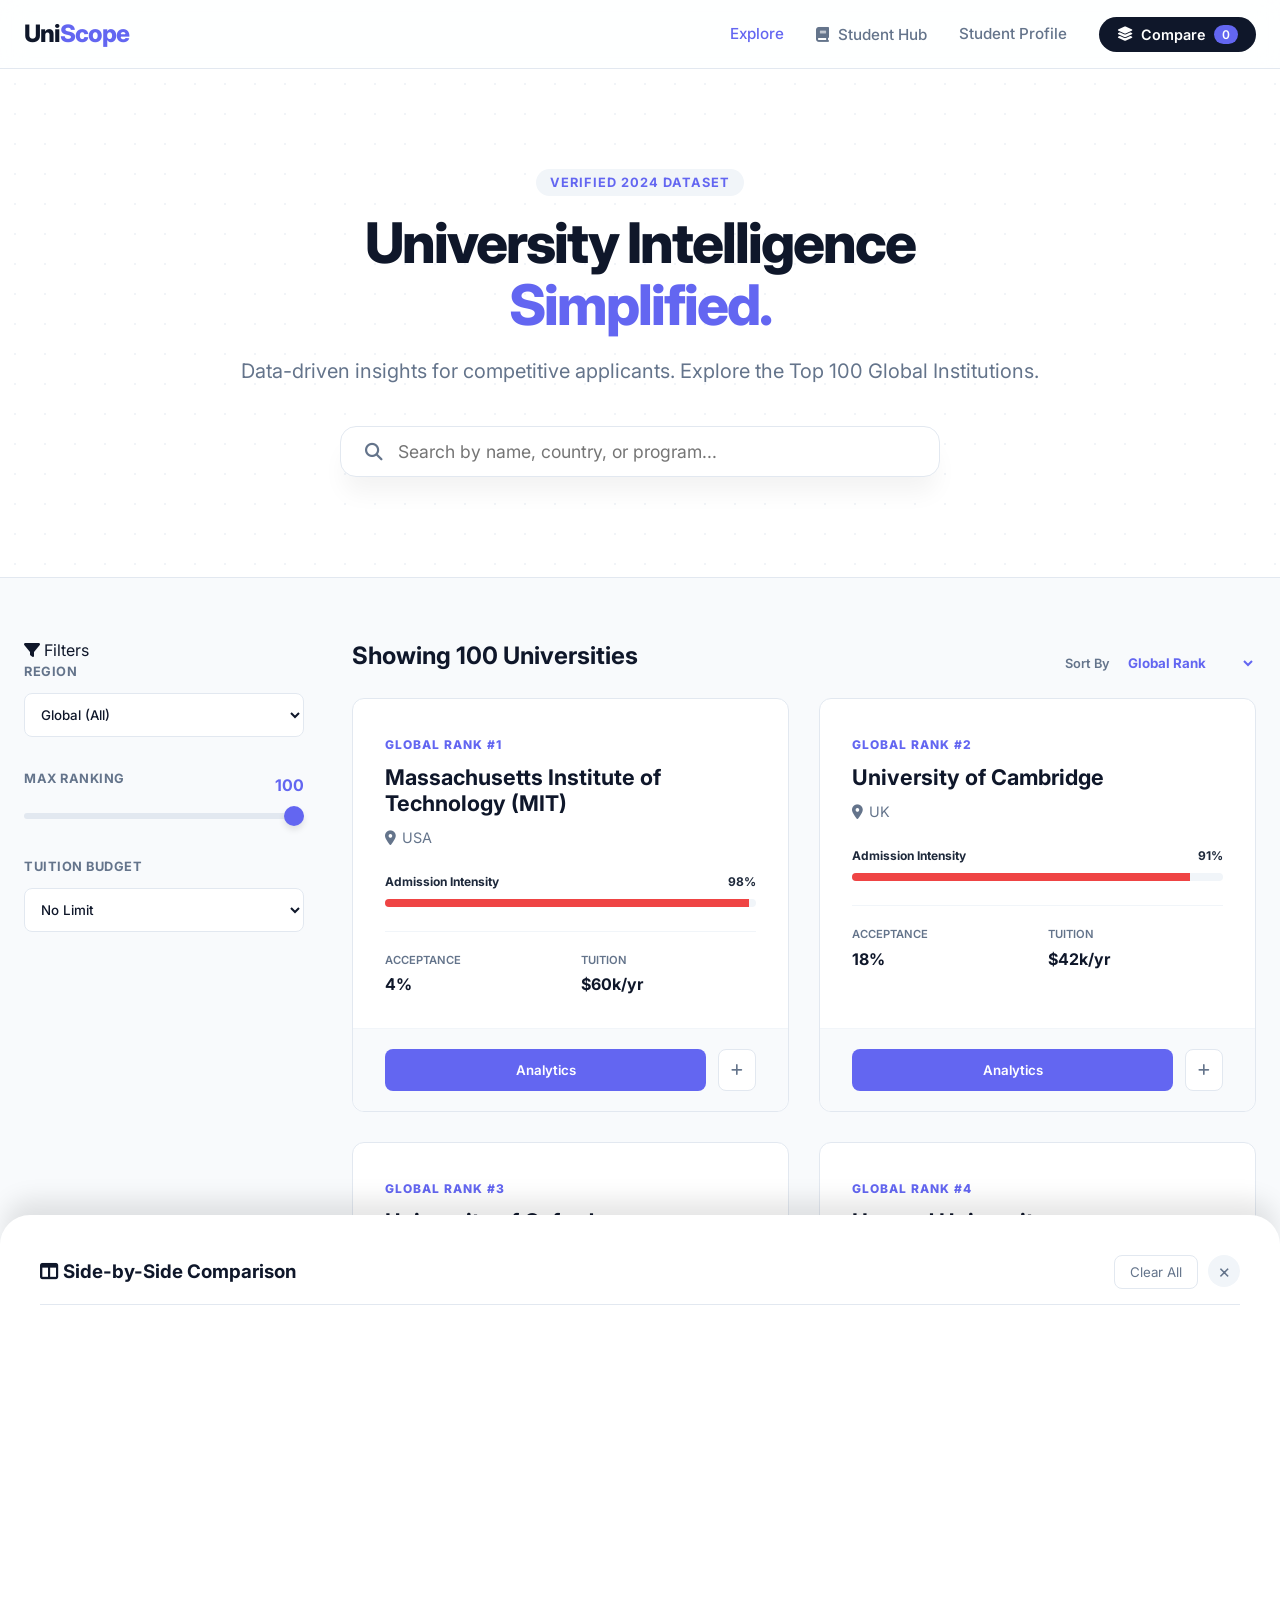
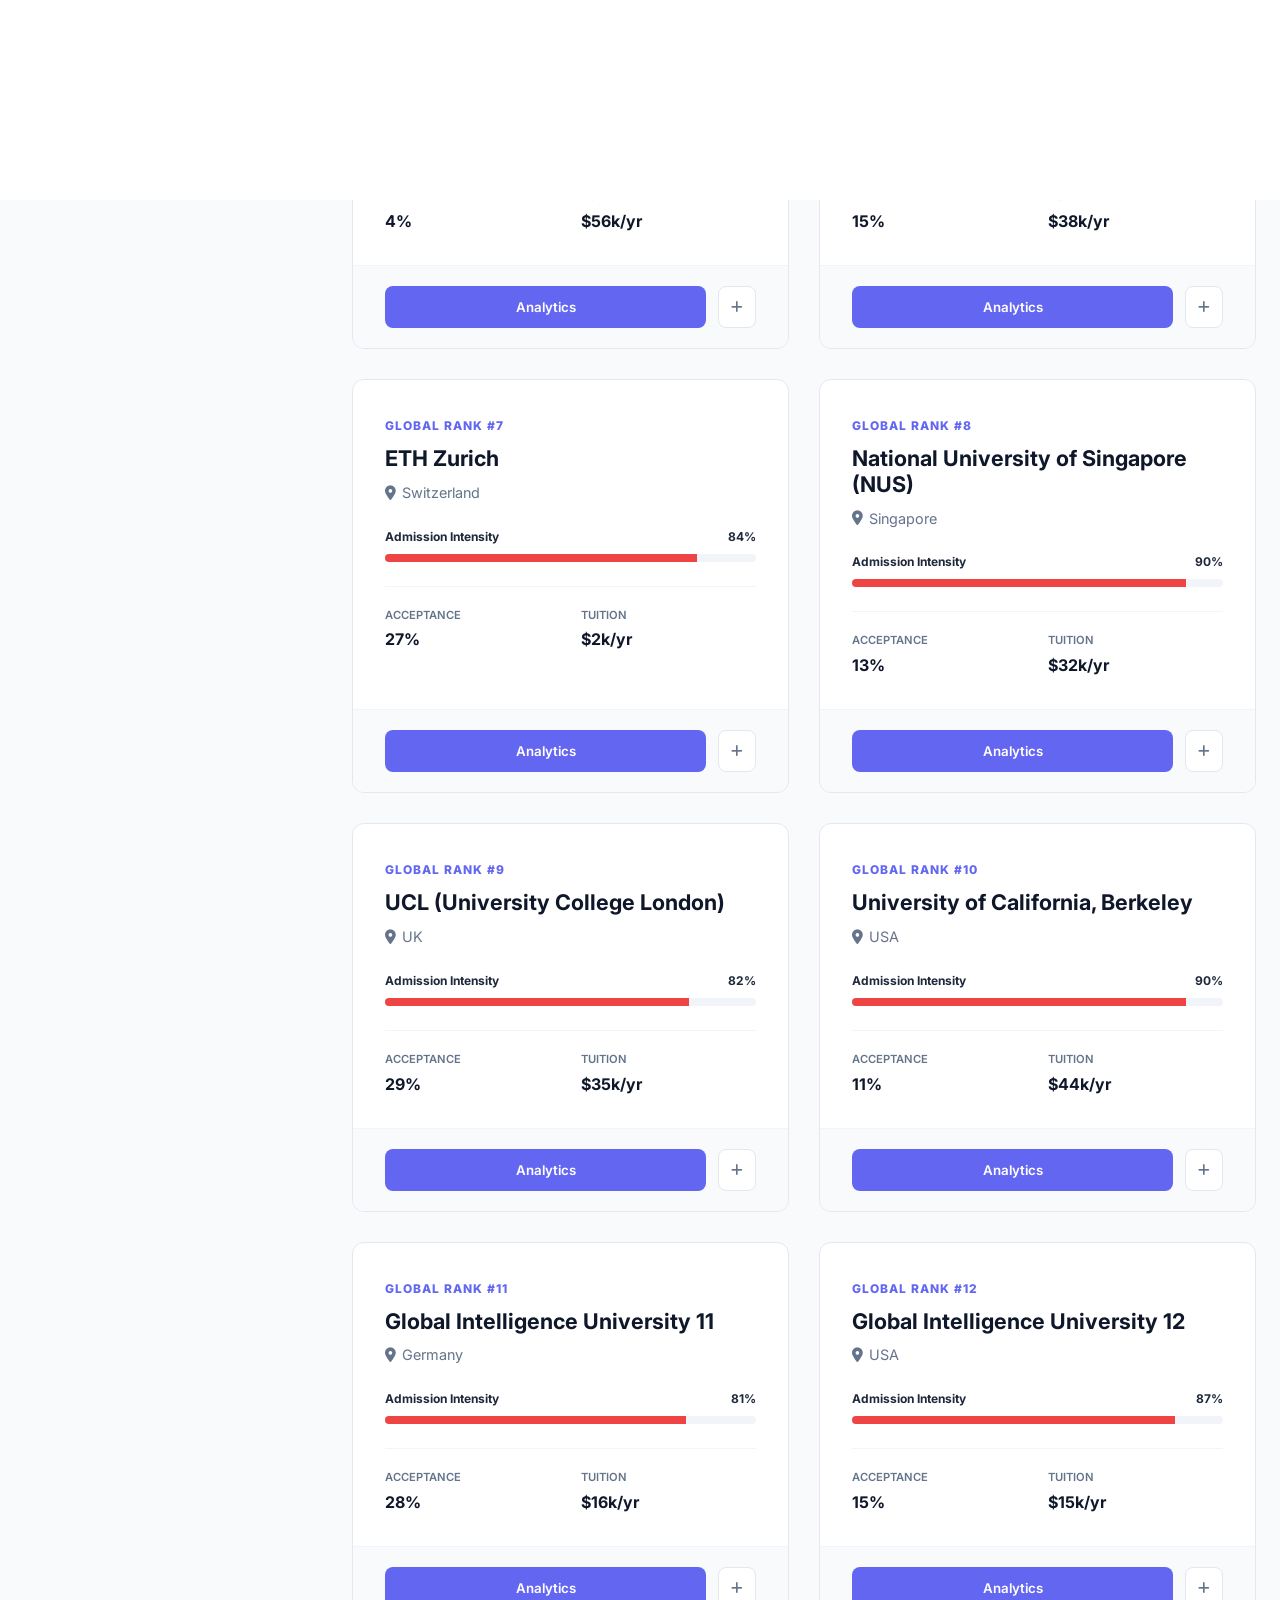
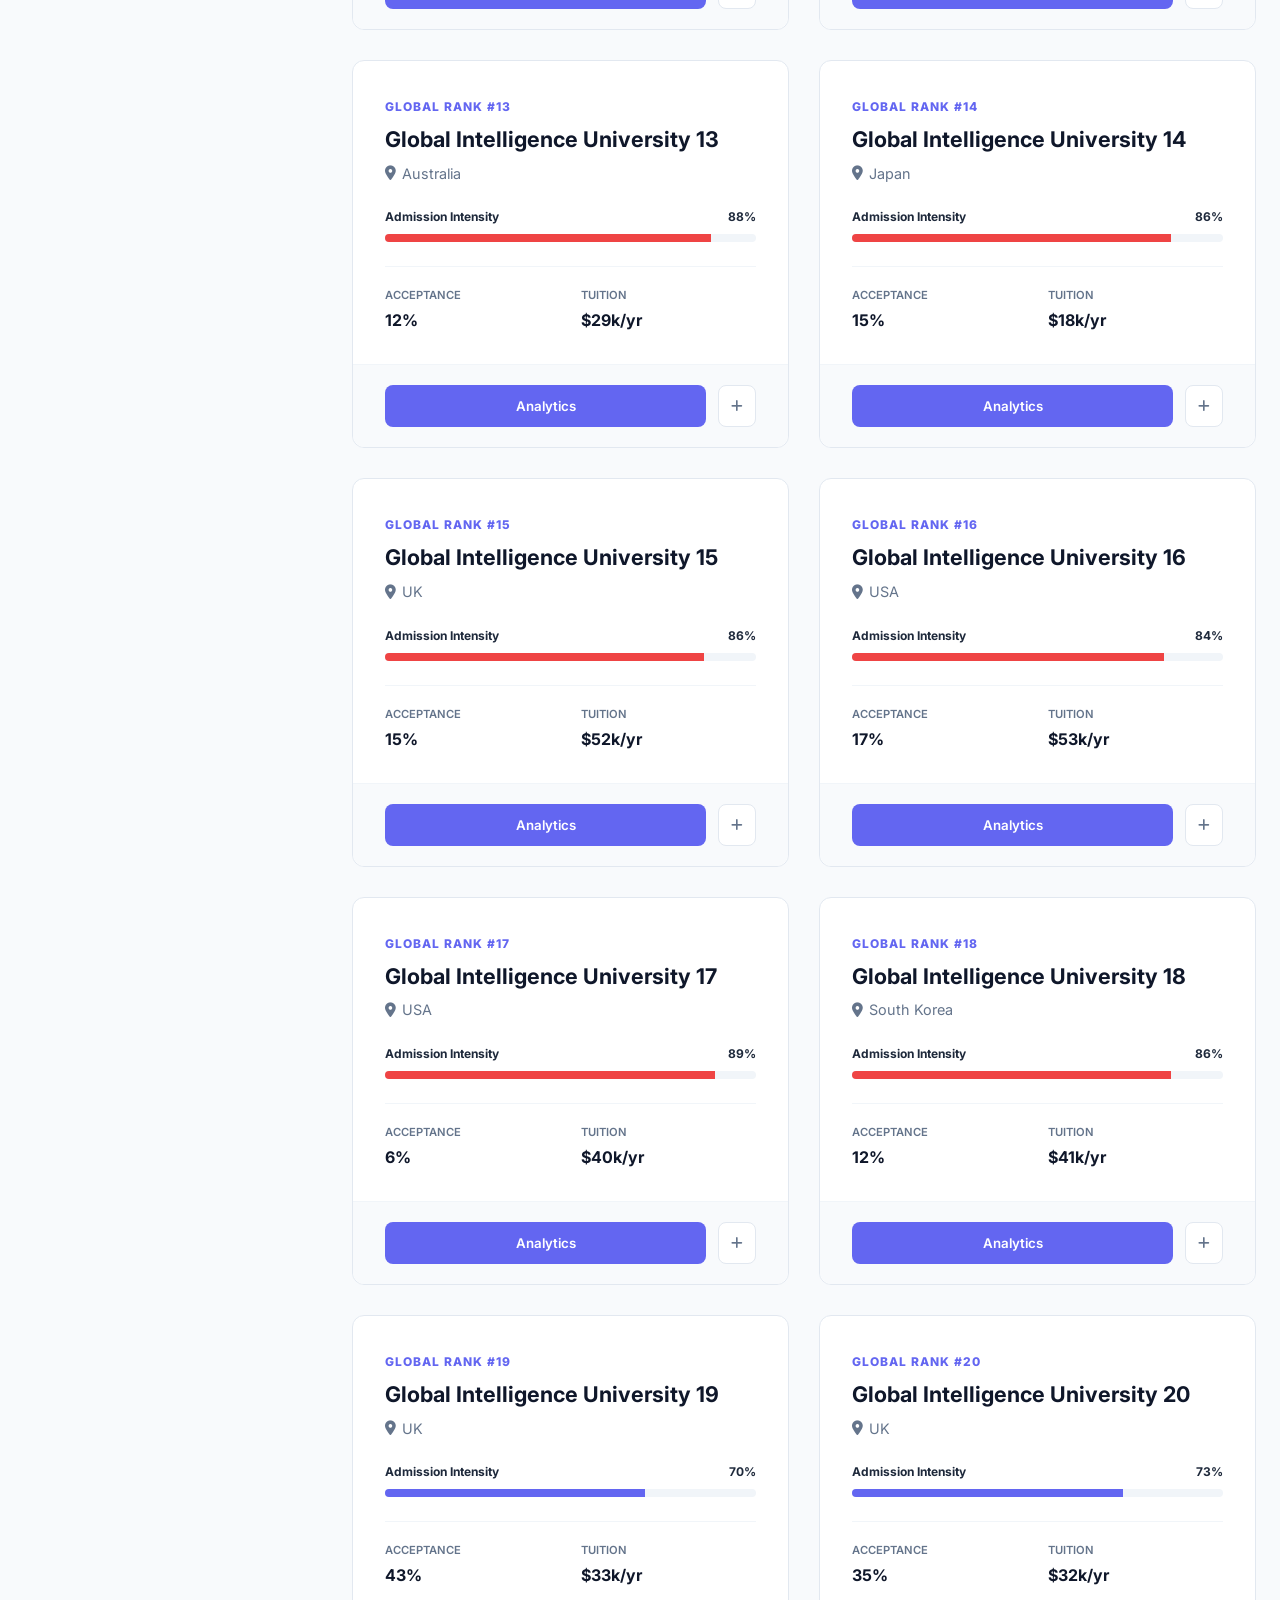
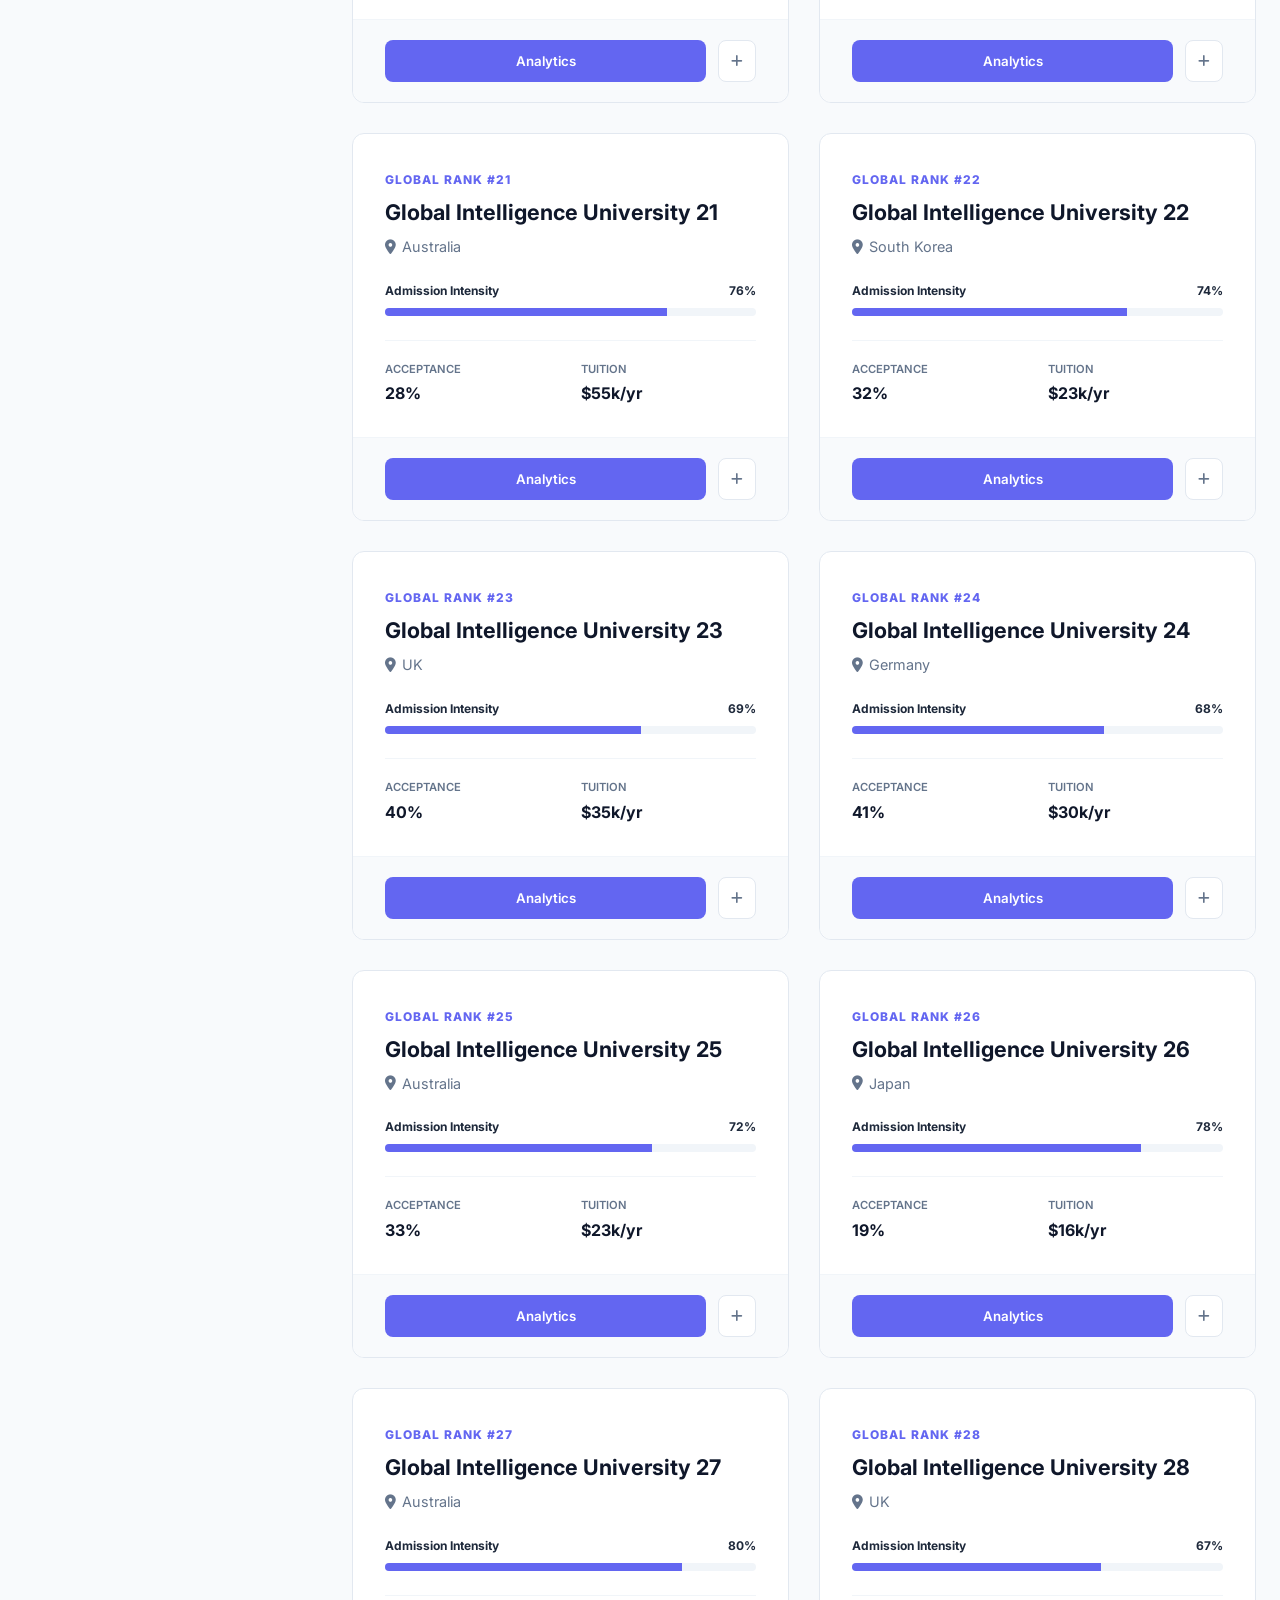
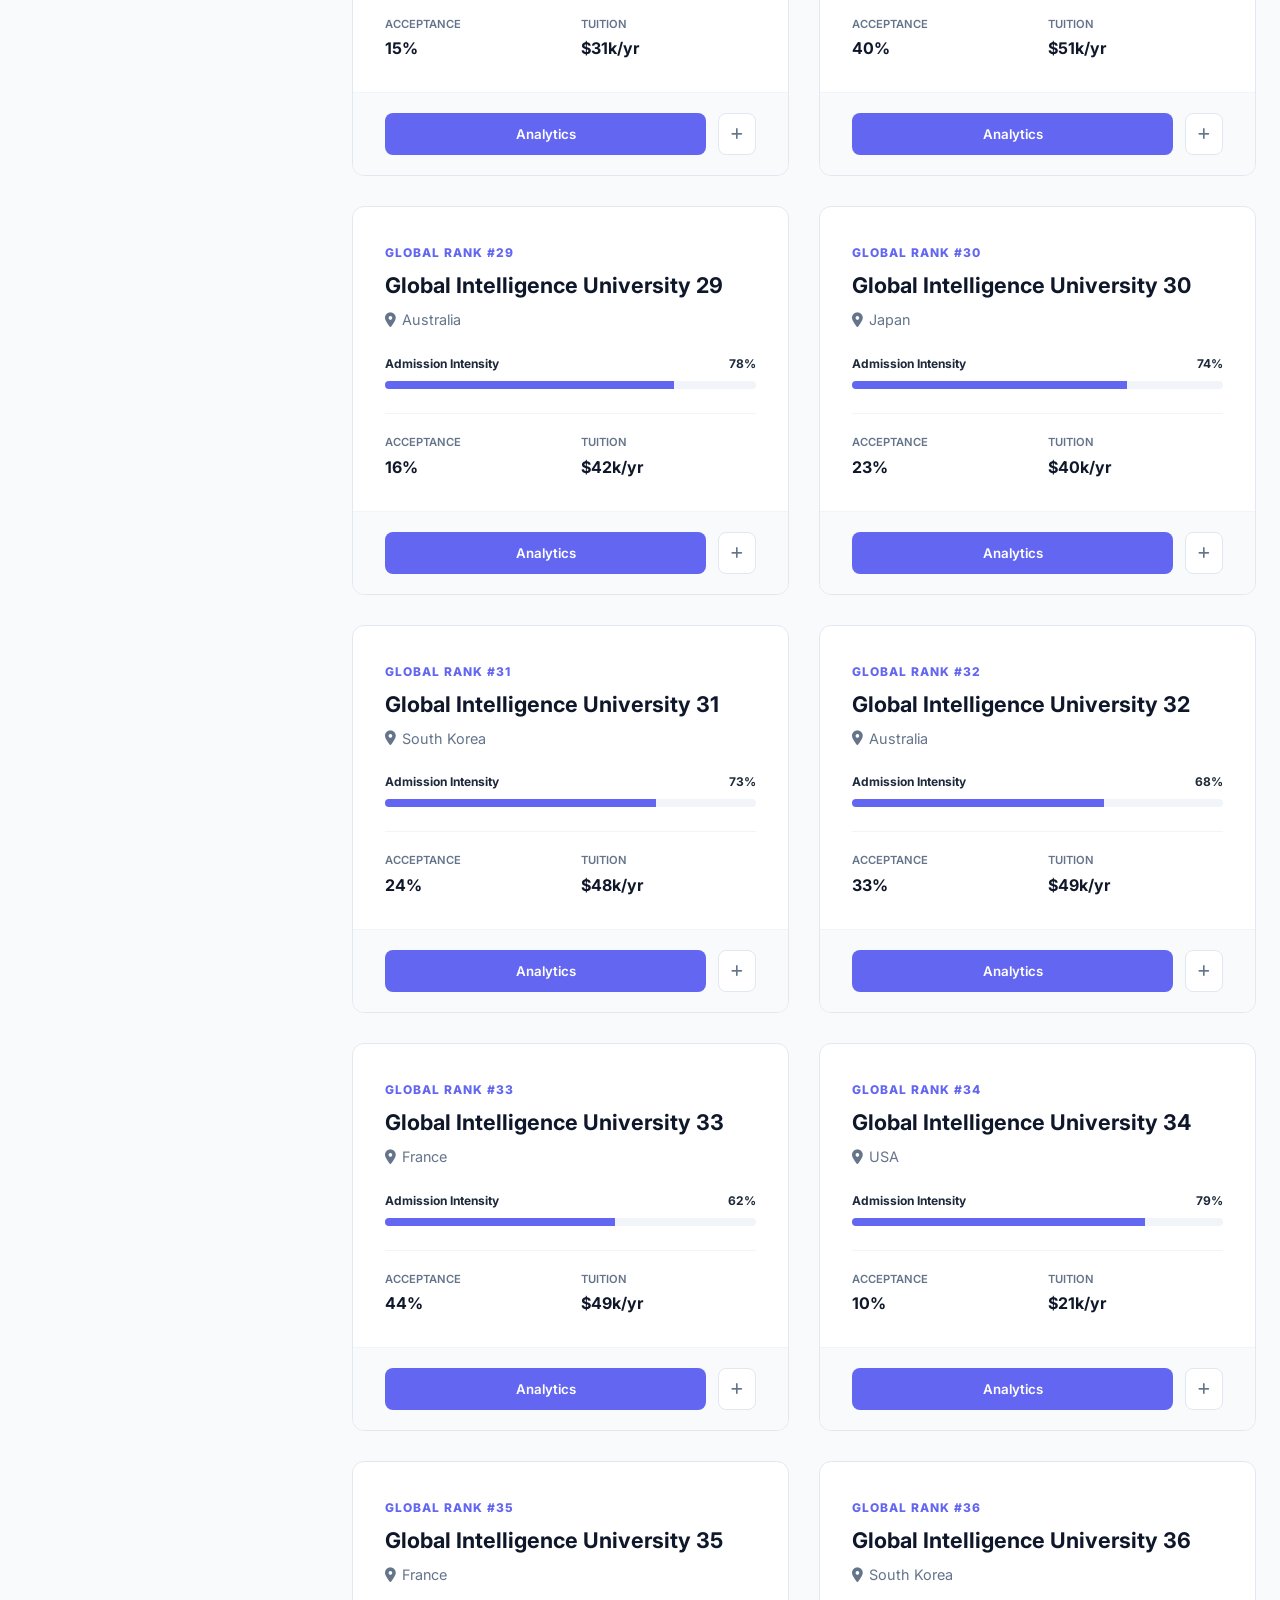
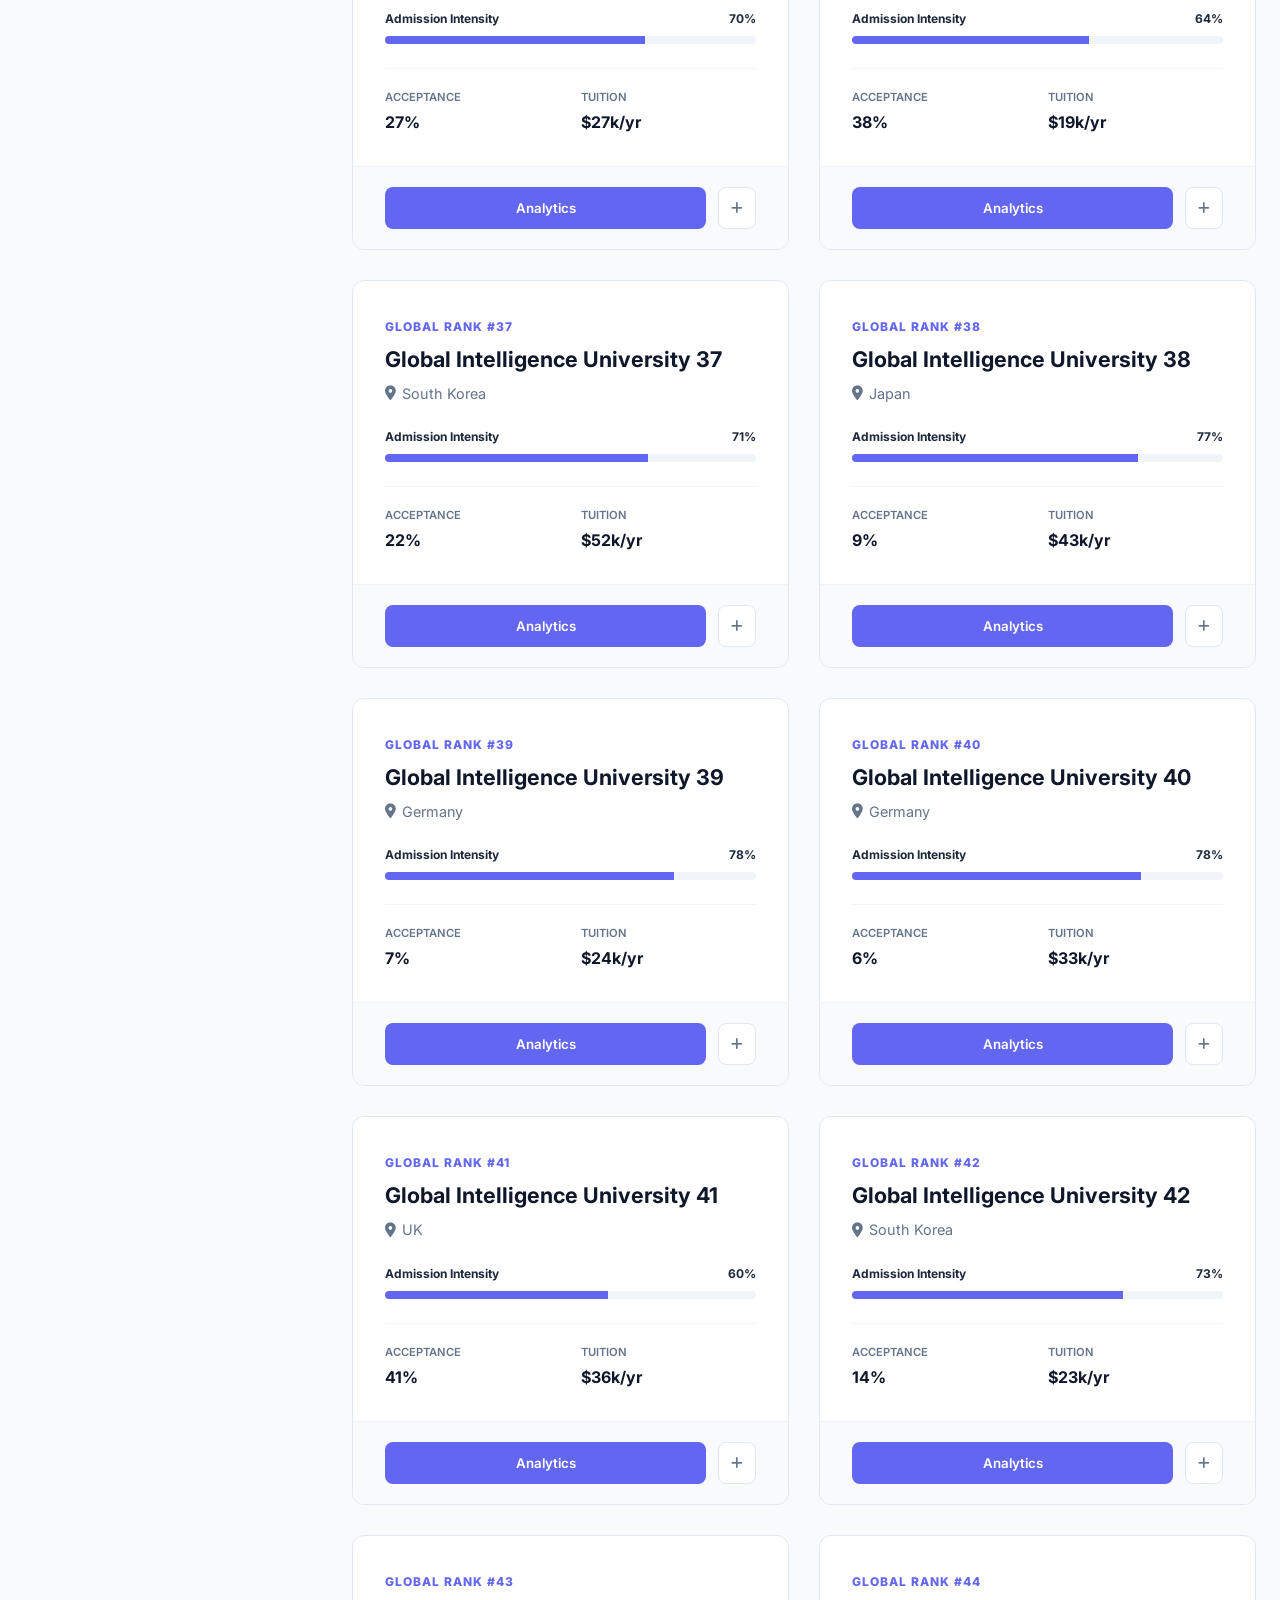
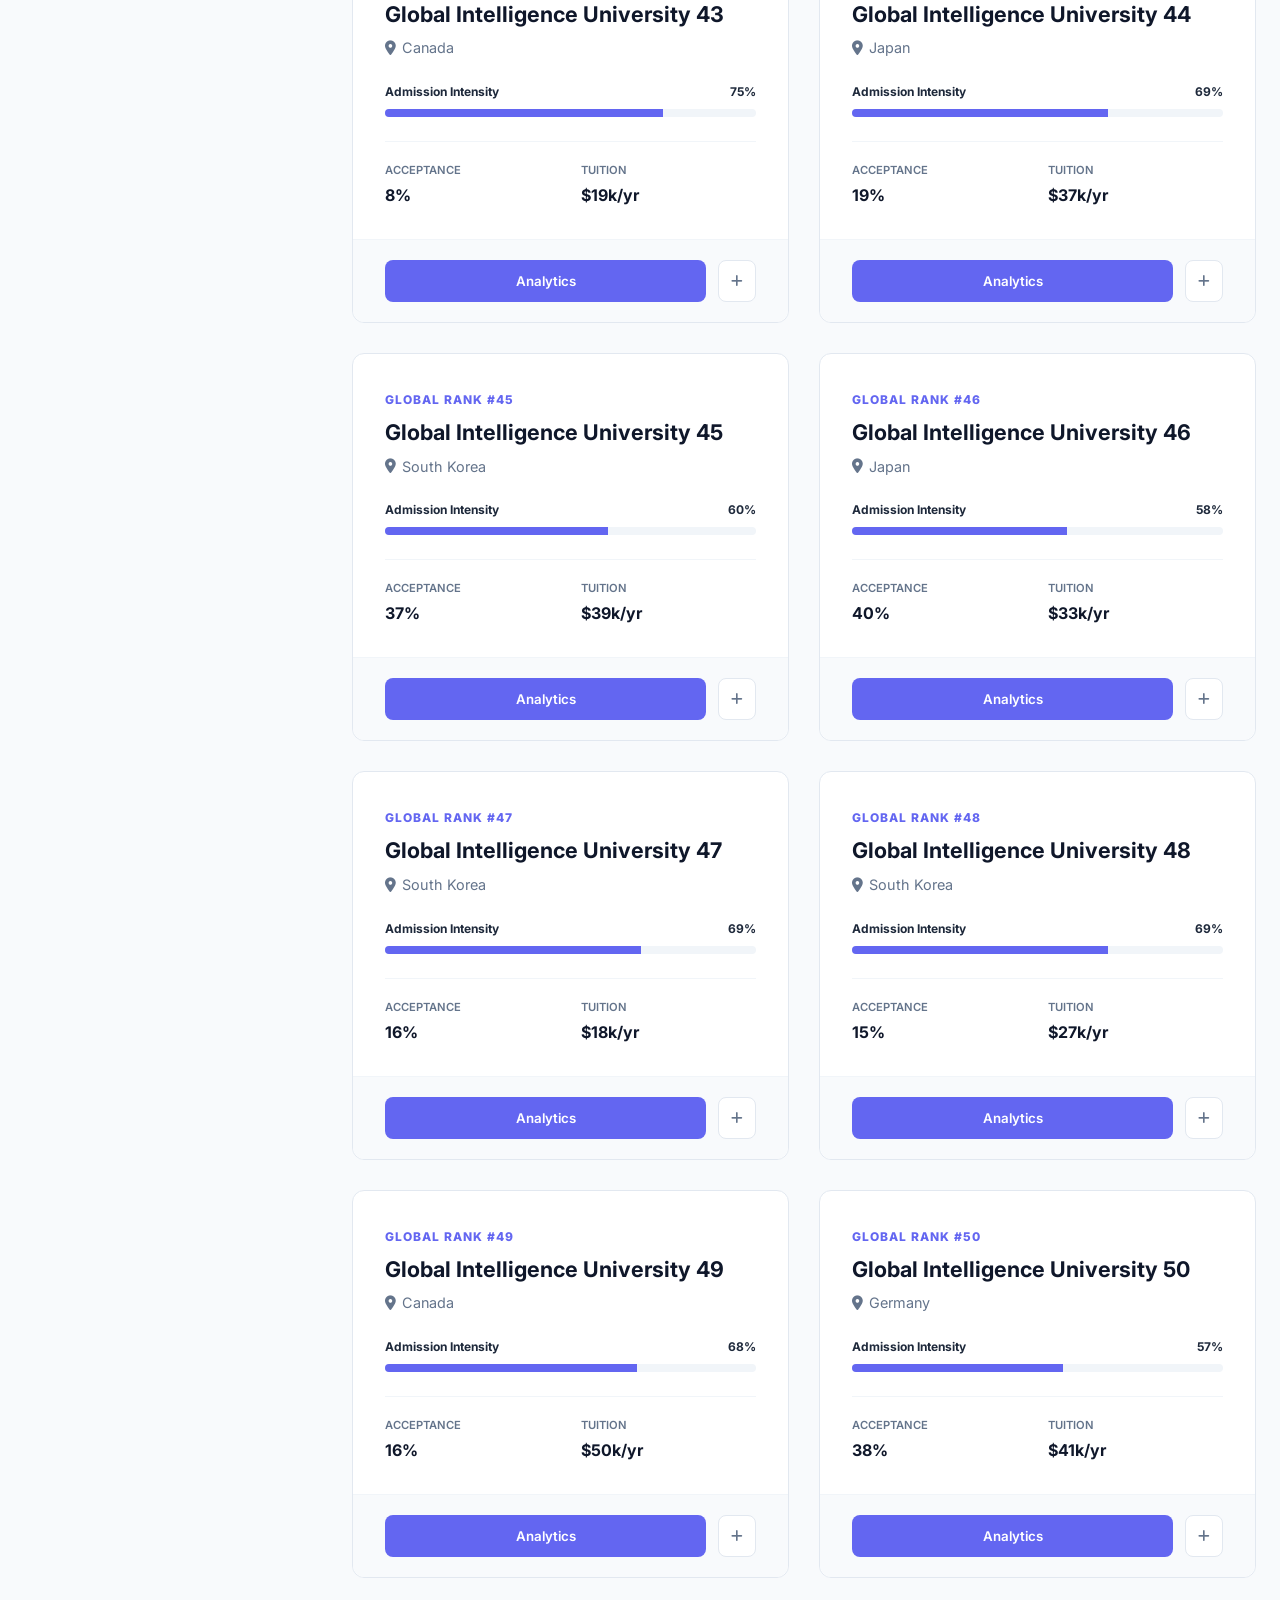
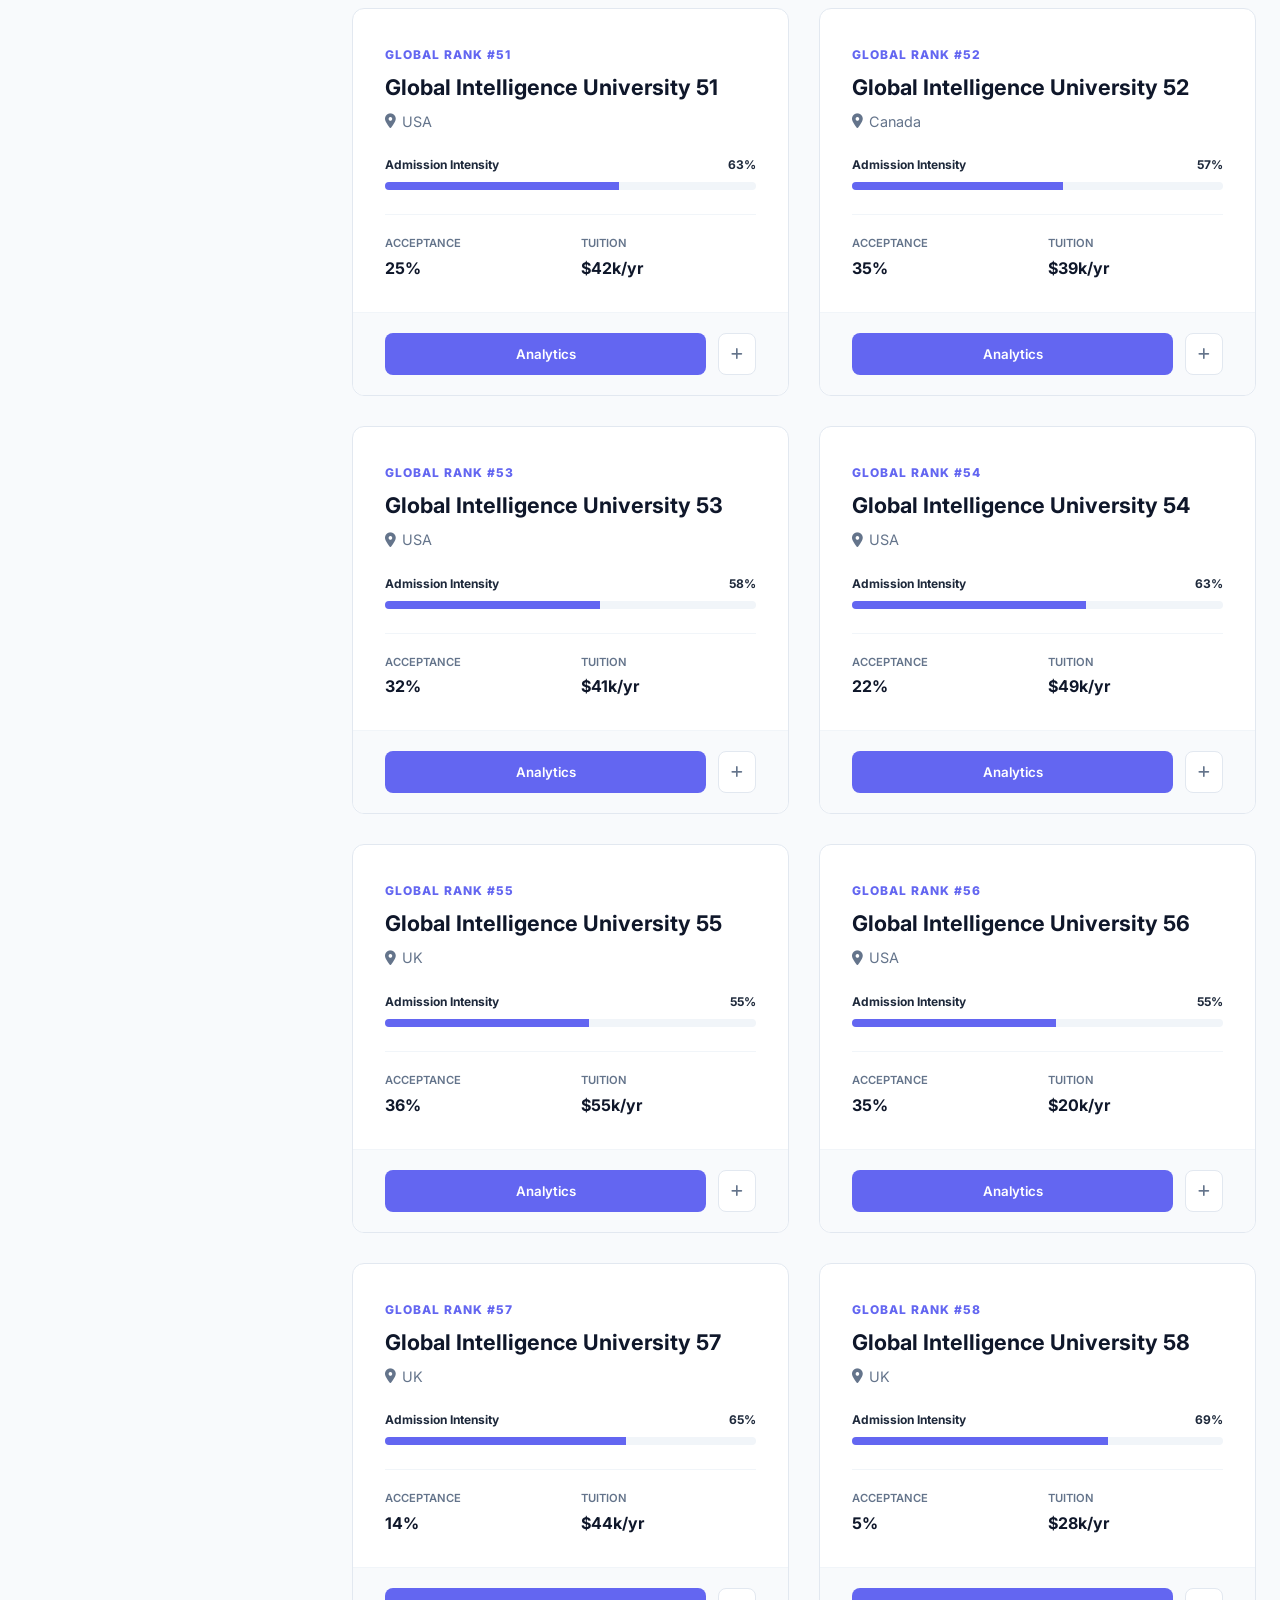
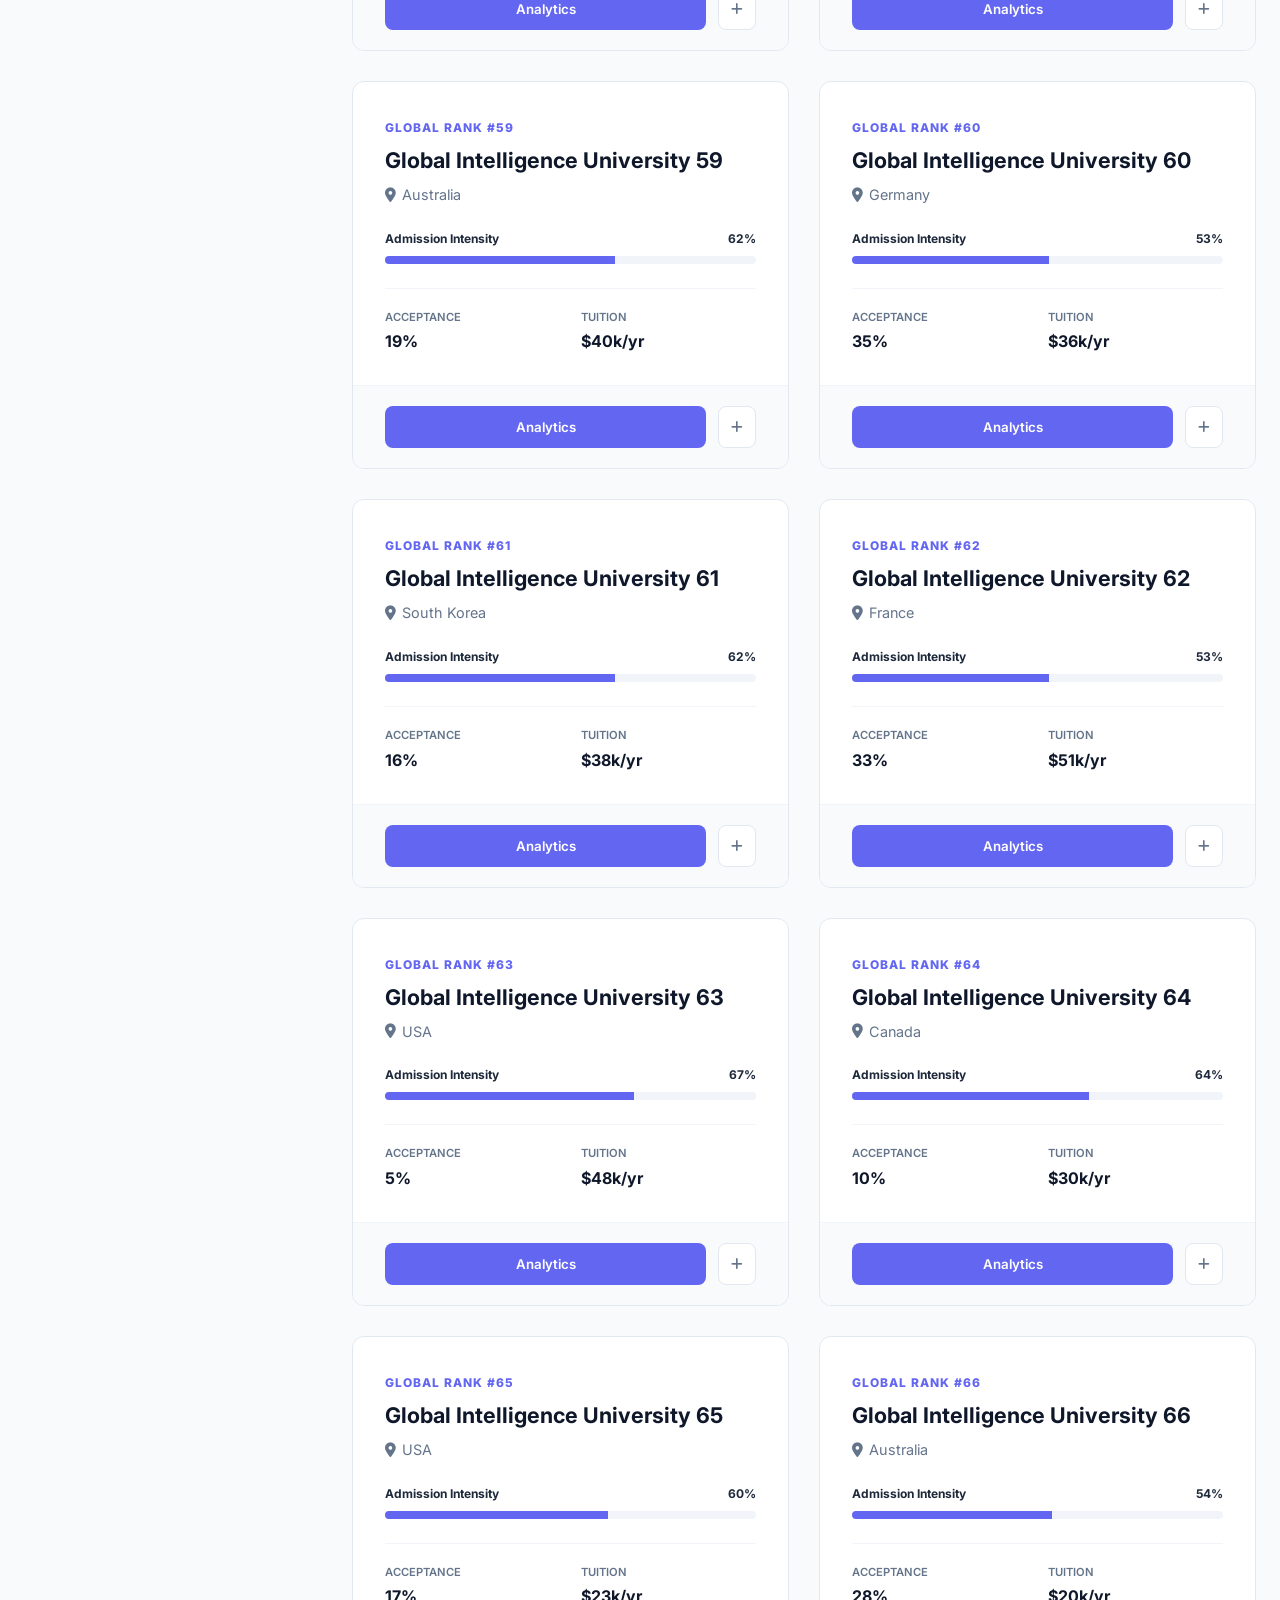
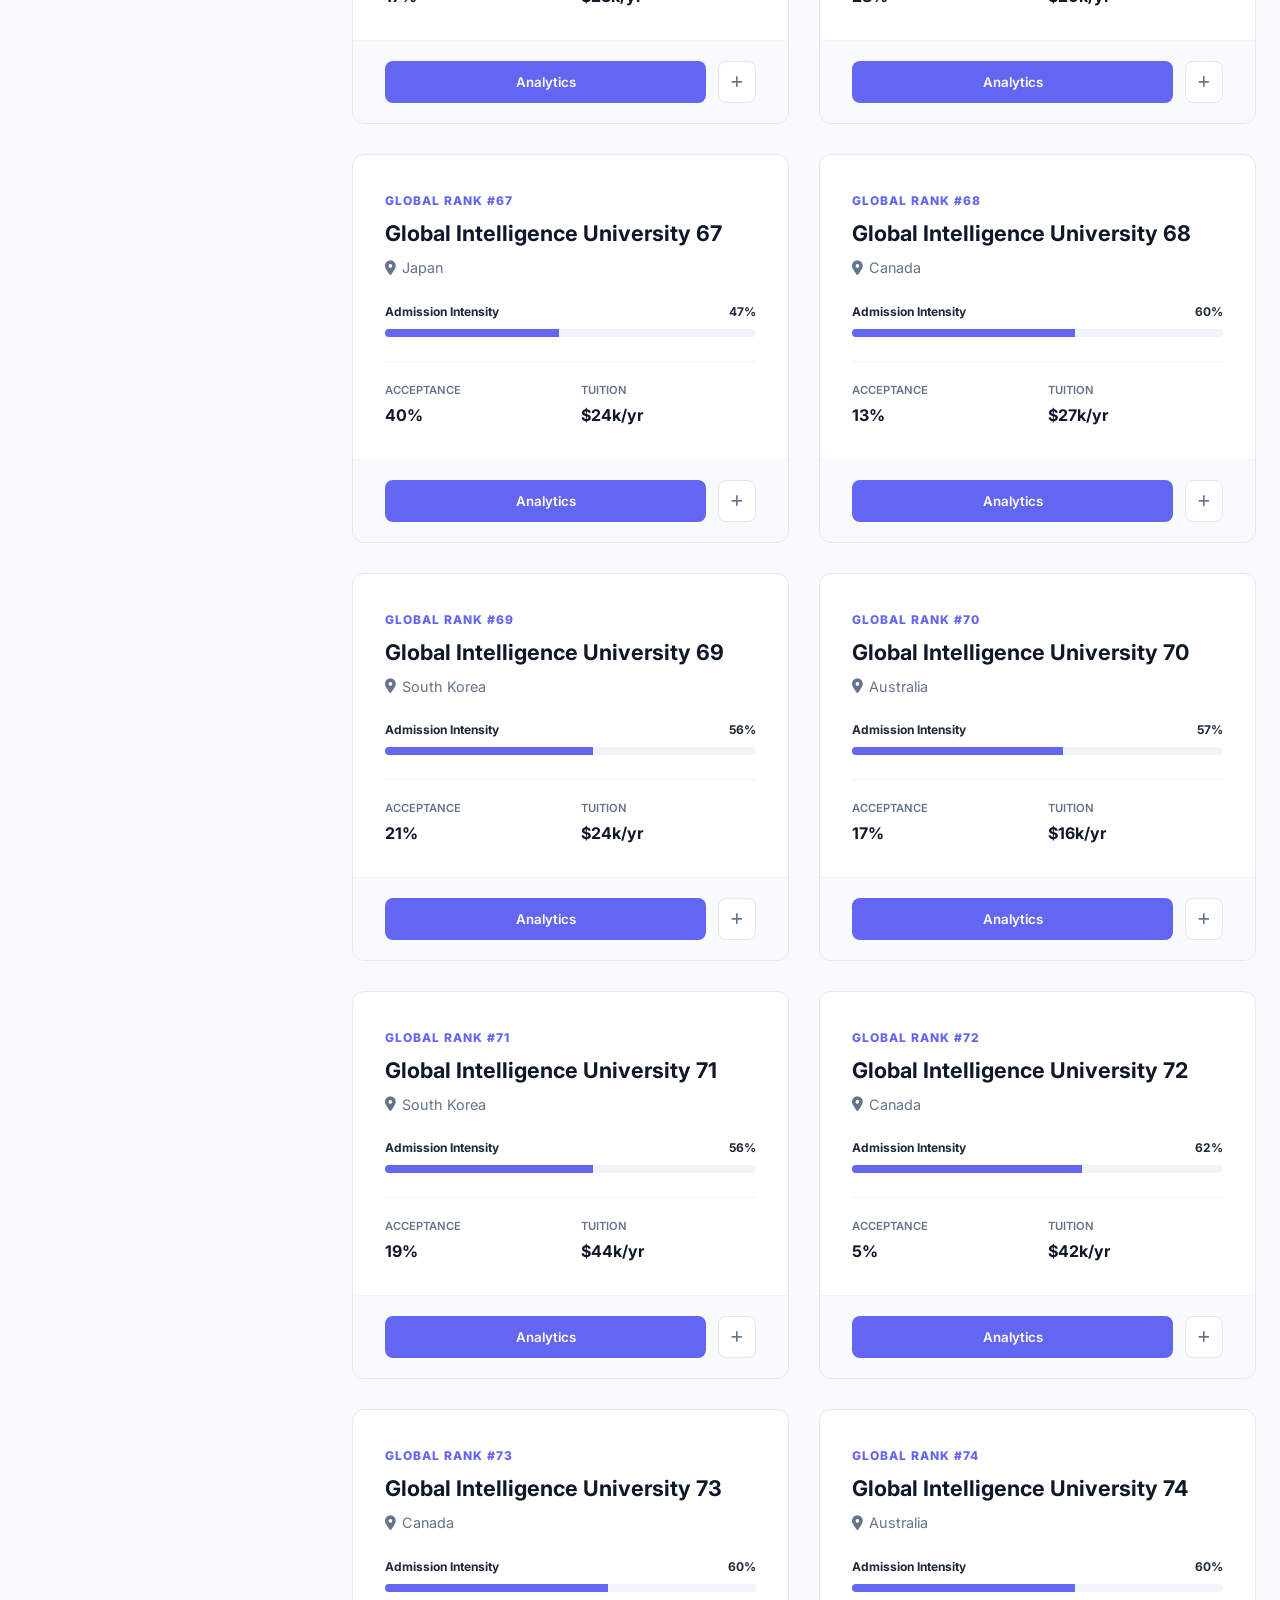
<file: index.html>
<!DOCTYPE html>
<html lang="en">
<head>
    <meta charset="UTF-8">
    <meta name="viewport" content="width=device-width, initial-scale=1.0">
    <title>UniScope | Advanced University Intelligence</title>
    <link rel="preconnect" href="https://fonts.googleapis.com">
    <link rel="preconnect" href="https://fonts.gstatic.com" crossorigin>
    <link href="https://fonts.googleapis.com/css2?family=Inter:wght@400;500;600;700;800&display=swap" rel="stylesheet">
    <link rel="stylesheet" href="style.css">
    <link rel="stylesheet" href="https://cdnjs.cloudflare.com/ajax/libs/font-awesome/6.4.0/css/all.min.css">
</head>
<body>
    <nav class="navbar">
        <div class="nav-container">
            <div class="logo">Uni<span>Scope</span></div>
            <div class="nav-links">
                <span class="nav-item active">Explore</span>
                
                <!-- NEW: ADMISSIONS GUIDE LINK -->
                <a href="admissions.html" style="text-decoration: none;">
                    <span class="nav-item"><i class="fa fa-book" style="margin-right: 5px;"></i> Student Hub</span>
                </a>

                <span class="nav-item" onclick="toggleProfileModal()">Student Profile</span>
                <button class="compare-pill" onclick="showComparison()">
                    <i class="fa fa-layer-group"></i> Compare
                    <span id="compare-count" class="badge">0</span>
                </button>
            </div>
        </div>
    </nav>

    <!-- YOUR EXACT ORIGINAL HERO HEADER -->
    <header class="hero">
        <div class="hero-bg-pattern"></div>
        <div class="hero-content">
            <span class="hero-tag">Verified 2024 Dataset</span>
            <h1>University Intelligence <br><span>Simplified.</span></h1>
            <p>Data-driven insights for competitive applicants. Explore the Top 100 Global Institutions.</p>
            <div class="search-wrapper">
                <i class="fa fa-search"></i>
                <input type="text" id="searchInput" placeholder="Search by name, country, or program..." oninput="filterUniversities()">
            </div>
        </div>
    </header>

    <div class="container">
        <aside class="sidebar">
            <div class="filter-group">
                <label><i class="fa fa-filter"></i> Filters</label>
            </div>
            
            <div class="filter-section">
                <label>Region</label>
                <select id="countryFilter" onchange="filterUniversities()">
                    <option value="all">Global (All)</option>
                    <option value="USA">United States</option>
                    <option value="UK">United Kingdom</option>
                    <option value="Singapore">Singapore</option>
                    <option value="Switzerland">Switzerland</option>
                    <option value="China">China</option>
                    <option value="Australia">Australia</option>
                </select>
            </div>

            <div class="filter-section">
                <div class="label-row">
                    <label>Max Ranking</label>
                    <span id="rankVal">100</span>
                </div>
                <input type="range" id="rankRange" min="1" max="100" value="100" oninput="filterUniversities()" class="modern-slider">
            </div>

            <div class="filter-section">
                <label>Tuition Budget</label>
                <select id="tuitionFilter" onchange="filterUniversities()">
                    <option value="all">No Limit</option>
                    <option value="low">Economic (< $30k)</option>
                    <option value="mid">Mid-Range ($30k - $50k)</option>
                    <option value="high">Premium (> $50k)</option>
                </select>
            </div>

            <div id="activeProfileBox" class="profile-card" style="display:none">
                <div class="profile-status-dot"></div>
                <h4>Active Profile</h4>
                <div id="profileStatsDisplay"></div>
                <button onclick="toggleProfileModal()">Update Stats</button>
            </div>
        </aside>

        <main class="main-content">
            <div class="results-toolbar">
                <h3 id="resultsCount">Showing 100 Universities</h3>
                <div class="sort-control">
                    <label>Sort By</label>
                    <select id="sortOptions" onchange="filterUniversities()">
                        <option value="rank">Global Rank</option>
                        <option value="difficulty">Difficulty Score</option>
                        <option value="acceptance">Acceptance Rate</option>
                    </select>
                </div>
            </div>
            
            <div class="results-grid" id="universityGrid">
            </div>
        </main>
    </div>

    <!-- Modals -->
    <div id="profileModal" class="modal-overlay">
        <div class="modal-card">
            <div class="modal-header">
                <h2>Student Profile</h2>
                <button onclick="toggleProfileModal()" class="close-btn">&times;</button>
            </div>
            <p class="modal-desc">Unlock Match/Reach analytics based on your statistics.</p>
            <div class="input-grid">
                <div class="form-group">
                    <label>Unweighted GPA</label>
                    <input type="number" id="userGPA" step="0.01" min="0" max="4.0" placeholder="e.g. 3.85">
                </div>
                <div class="form-group">
                    <label>SAT / ACT Score</label>
                    <input type="number" id="userSAT" placeholder="e.g. 1520">
                </div>
            </div>
            <div class="modal-actions">
                <button class="btn-primary-action" onclick="saveProfile()">Apply Intelligence</button>
            </div>
        </div>
    </div>

    <div id="detailsModal" class="modal-overlay">
        <div class="modal-card wide" id="detailsContent"></div>
    </div>

    <div id="compareDrawer" class="compare-drawer">
        <div class="drawer-header">
            <h3><i class="fa fa-columns"></i> Side-by-Side Comparison</h3>
            <div style="display: flex; gap: 10px;">
                <button class="btn-ghost" style="padding: 8px 15px;" onclick="clearComparison()">Clear All</button>
                <button class="close-btn" onclick="closeComparison()">&times;</button>
            </div>
        </div>
        <div id="comparisonTableWrapper" class="table-container"></div>
    </div>

    <script src="script.js"></script>
</body>
</html>
</file>
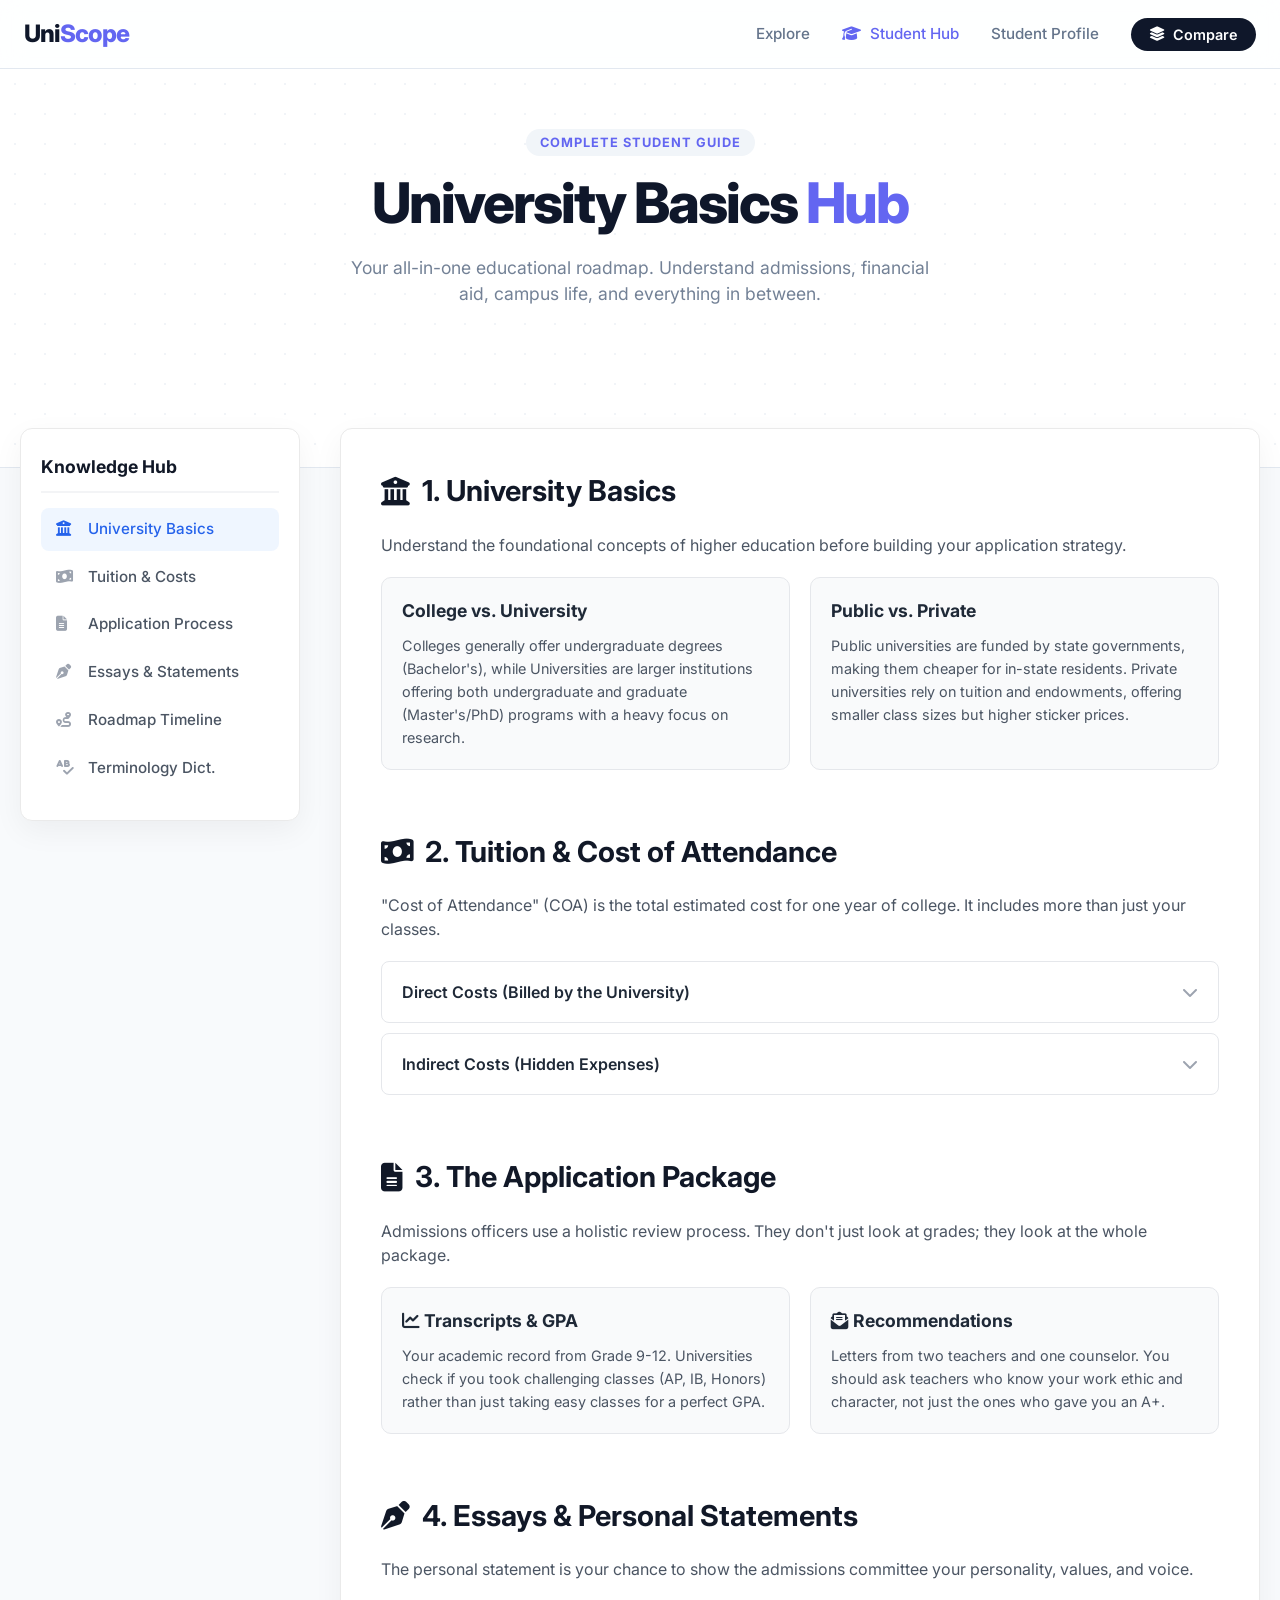
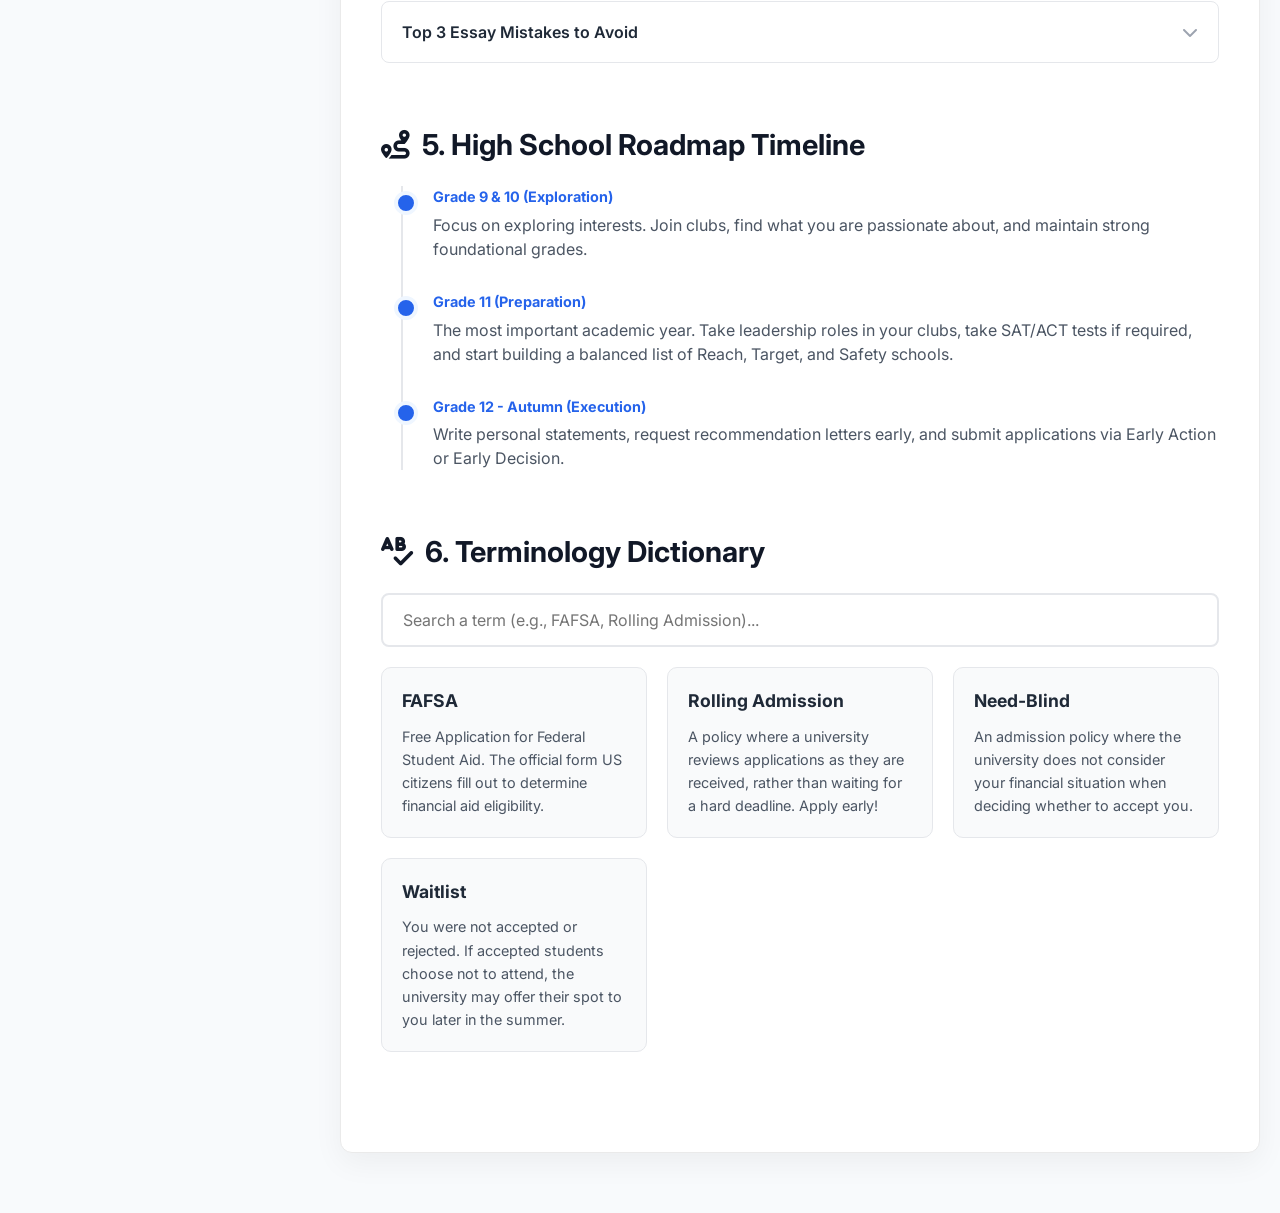
<file: admissions.html>
<!DOCTYPE html>
<html lang="en">
<head>
    <meta charset="UTF-8">
    <meta name="viewport" content="width=device-width, initial-scale=1.0">
    <title>UniScope | Student Knowledge Hub</title>
    <!-- Your standard fonts and icons -->
    <link rel="preconnect" href="https://fonts.googleapis.com">
    <link rel="preconnect" href="https://fonts.gstatic.com" crossorigin>
    <link href="https://fonts.googleapis.com/css2?family=Inter:wght@400;500;600;700;800&display=swap" rel="stylesheet">
    <link rel="stylesheet" href="https://cdnjs.cloudflare.com/ajax/libs/font-awesome/6.4.0/css/all.min.css">
    <!-- Link to your main stylesheet -->
    <link rel="stylesheet" href="style.css">

    <!-- Hub Specific Styles -->
    <style>
        html {
            scroll-behavior: smooth;
        }
        
        /* Dashboard Layout */
        .hub-container {
            display: flex;
            max-width: 1300px;
            margin: -40px auto 60px auto;
            padding: 0 20px;
            gap: 40px;
            position: relative;
            z-index: 10;
            align-items: flex-start;
        }

        /* Sticky Navigation Sidebar */
        .hub-sidebar {
            width: 280px;
            background: #ffffff;
            border-radius: 12px;
            padding: 25px 20px;
            box-shadow: 0 10px 30px rgba(0,0,0,0.05);
            border: 1px solid #eaeaea;
            position: sticky;
            top: 100px; /* Sticks to the top when scrolling */
            flex-shrink: 0;
        }
        .hub-sidebar h3 {
            font-size: 1.1rem;
            margin-bottom: 15px;
            color: #111827;
            padding-bottom: 10px;
            border-bottom: 2px solid #f3f4f6;
        }
        .hub-nav-link {
            display: block;
            padding: 10px 15px;
            color: #4b5563;
            text-decoration: none;
            font-size: 0.95rem;
            border-radius: 8px;
            margin-bottom: 5px;
            transition: all 0.2s ease;
            font-weight: 500;
        }
        .hub-nav-link i {
            width: 20px;
            margin-right: 8px;
            color: #9ca3af;
            transition: color 0.2s ease;
        }
        .hub-nav-link:hover, .hub-nav-link.active {
            background: #eff6ff;
            color: #2563eb;
        }
        .hub-nav-link:hover i, .hub-nav-link.active i {
            color: #2563eb;
        }

        /* Main Content Area */
        .hub-content {
            flex-grow: 1;
            background: #ffffff;
            border-radius: 12px;
            padding: 40px;
            box-shadow: 0 10px 30px rgba(0,0,0,0.05);
            border: 1px solid #eaeaea;
        }

        .hub-section {
            margin-bottom: 60px;
            padding-top: 40px; /* For anchor scrolling offset */
            margin-top: -40px;
        }

        .hub-section-title {
            font-size: 1.8rem;
            color: #111827;
            margin-bottom: 20px;
            display: flex;
            align-items: center;
            gap: 12px;
        }

        /* Grid Cards */
        .info-grid {
            display: grid;
            grid-template-columns: repeat(auto-fit, minmax(250px, 1fr));
            gap: 20px;
        }
        .info-card {
            border: 1px solid #e5e7eb;
            padding: 20px;
            border-radius: 10px;
            background: #f9fafb;
            transition: transform 0.2s;
        }
        .info-card:hover {
            transform: translateY(-3px);
            border-color: #bfdbfe;
        }
        .info-card h4 {
            color: #1f2937;
            font-size: 1.1rem;
            margin-bottom: 10px;
        }
        .info-card p {
            color: #4b5563;
            font-size: 0.9rem;
            line-height: 1.6;
        }

        /* Expandable Blocks (Accordions) */
        details {
            background: #ffffff;
            border: 1px solid #e5e7eb;
            border-radius: 8px;
            margin-bottom: 10px;
            overflow: hidden;
        }
        summary {
            padding: 18px 20px;
            font-weight: 600;
            cursor: pointer;
            list-style: none;
            display: flex;
            justify-content: space-between;
            align-items: center;
            color: #1f2937;
        }
        summary::-webkit-details-marker { display: none; }
        summary:after {
            content: '\f078'; /* FontAwesome chevron-down */
            font-family: 'Font Awesome 6 Free';
            font-weight: 900;
            color: #9ca3af;
            transition: transform 0.3s ease;
        }
        details[open] summary:after {
            transform: rotate(180deg);
        }
        .details-content {
            padding: 0 20px 20px 20px;
            color: #4b5563;
            font-size: 0.95rem;
            line-height: 1.6;
        }

        /* Interactive Timeline */
        .timeline {
            position: relative;
            border-left: 2px solid #e5e7eb;
            margin-left: 20px;
            padding-left: 30px;
        }
        .timeline-item {
            margin-bottom: 30px;
            position: relative;
        }
        .timeline-item::before {
            content: '';
            position: absolute;
            left: -39px;
            top: 5px;
            width: 16px;
            height: 16px;
            background: #2563eb;
            border-radius: 50%;
            border: 4px solid #eff6ff;
        }
        .timeline-date {
            font-weight: 700;
            color: #2563eb;
            font-size: 0.9rem;
            margin-bottom: 5px;
        }

        /* Glossary Search */
        .glossary-search {
            width: 100%;
            padding: 15px 20px;
            border: 2px solid #e5e7eb;
            border-radius: 8px;
            font-size: 1rem;
            margin-bottom: 20px;
            outline: none;
            transition: border-color 0.2s;
        }
        .glossary-search:focus {
            border-color: #2563eb;
        }

        @media (max-width: 900px) {
            .hub-container {
                flex-direction: column;
            }
            .hub-sidebar {
                width: 100%;
                position: static;
            }
        }
    </style>
</head>
<body>

    <!-- EXACT NAVBAR -->
    <nav class="navbar">
        <div class="nav-container">
            <div class="logo" style="cursor:pointer;" onclick="window.location.href='index.html'">Uni<span>Scope</span></div>
            <div class="nav-links">
                <span class="nav-item" onclick="window.location.href='index.html'">Explore</span>
                <span class="nav-item active"><i class="fa fa-graduation-cap" style="margin-right: 5px;"></i> Student Hub</span>
                <span class="nav-item" onclick="toggleProfileModal()">Student Profile</span>
                <button class="compare-pill" onclick="showComparison()">
                    <i class="fa fa-layer-group"></i> Compare
                </button>
            </div>
        </div>
    </nav>

    <!-- HERO HEADER -->
    <header class="hero" style="padding: 60px 20px 120px 20px;">
        <div class="hero-bg-pattern"></div>
        <div class="hero-content">
            <span class="hero-tag">Complete Student Guide</span>
            <h1>University Basics <span>Hub</span></h1>
            <p style="font-size: 1.1rem; opacity: 0.9; margin-top: 15px; max-width: 600px; margin-left: auto; margin-right: auto;">
                Your all-in-one educational roadmap. Understand admissions, financial aid, campus life, and everything in between.
            </p>
        </div>
    </header>

    <!-- DASHBOARD LAYOUT -->
    <div class="hub-container">
        
        <!-- Sticky Sidebar Navigation -->
        <aside class="hub-sidebar">
            <h3>Knowledge Hub</h3>
            <nav id="hubNav">
                <a href="#basics" class="hub-nav-link active"><i class="fa fa-building-columns"></i> University Basics</a>
                <a href="#cost" class="hub-nav-link"><i class="fa fa-money-bill-wave"></i> Tuition & Costs</a>
                <a href="#application" class="hub-nav-link"><i class="fa fa-file-alt"></i> Application Process</a>
                <a href="#essays" class="hub-nav-link"><i class="fa fa-pen-nib"></i> Essays & Statements</a>
                <a href="#timeline" class="hub-nav-link"><i class="fa fa-route"></i> Roadmap Timeline</a>
                <a href="#glossary" class="hub-nav-link"><i class="fa fa-spell-check"></i> Terminology Dict.</a>
            </nav>
        </aside>

        <!-- Main Content Chapters -->
        <main class="hub-content">

            <!-- SECTION 1: BASICS -->
            <section id="basics" class="hub-section">
                <h2 class="hub-section-title"><i class="fa fa-building-columns text-blue-600"></i> 1. University Basics</h2>
                <p style="color: #4b5563; margin-bottom: 20px;">Understand the foundational concepts of higher education before building your application strategy.</p>
                
                <div class="info-grid">
                    <div class="info-card">
                        <h4>College vs. University</h4>
                        <p>Colleges generally offer undergraduate degrees (Bachelor's), while Universities are larger institutions offering both undergraduate and graduate (Master's/PhD) programs with a heavy focus on research.</p>
                    </div>
                    <div class="info-card">
                        <h4>Public vs. Private</h4>
                        <p>Public universities are funded by state governments, making them cheaper for in-state residents. Private universities rely on tuition and endowments, offering smaller class sizes but higher sticker prices.</p>
                    </div>
                </div>
            </section>

            <!-- SECTION 2: COSTS -->
            <section id="cost" class="hub-section">
                <h2 class="hub-section-title"><i class="fa fa-money-bill-wave text-green-600"></i> 2. Tuition & Cost of Attendance</h2>
                <p style="color: #4b5563; margin-bottom: 20px;">"Cost of Attendance" (COA) is the total estimated cost for one year of college. It includes more than just your classes.</p>
                
                <!-- Expandable Blocks -->
                <details>
                    <summary>Direct Costs (Billed by the University)</summary>
                    <div class="details-content">
                        <strong>Tuition:</strong> The cost of your academic classes.<br><br>
                        <strong>Room & Board:</strong> The cost of your dormitory room and campus meal plan.
                    </div>
                </details>
                <details>
                    <summary>Indirect Costs (Hidden Expenses)</summary>
                    <div class="details-content">
                        <strong>Books & Supplies:</strong> Textbooks and laptops (usually estimated at $1,200/year).<br><br>
                        <strong>Personal Expenses:</strong> Laundry, transportation, winter clothing, and flights home.
                    </div>
                </details>
            </section>

            <!-- SECTION 3: APPLICATION -->
            <section id="application" class="hub-section">
                <h2 class="hub-section-title"><i class="fa fa-file-alt text-purple-600"></i> 3. The Application Package</h2>
                <p style="color: #4b5563; margin-bottom: 20px;">Admissions officers use a holistic review process. They don't just look at grades; they look at the whole package.</p>
                
                <div class="info-grid">
                    <div class="info-card">
                        <h4><i class="fa fa-chart-line text-blue-500"></i> Transcripts & GPA</h4>
                        <p>Your academic record from Grade 9-12. Universities check if you took challenging classes (AP, IB, Honors) rather than just taking easy classes for a perfect GPA.</p>
                    </div>
                    <div class="info-card">
                        <h4><i class="fa fa-envelope-open-text text-blue-500"></i> Recommendations</h4>
                        <p>Letters from two teachers and one counselor. You should ask teachers who know your work ethic and character, not just the ones who gave you an A+.</p>
                    </div>
                </div>
            </section>

            <!-- SECTION 4: ESSAYS -->
            <section id="essays" class="hub-section">
                <h2 class="hub-section-title"><i class="fa fa-pen-nib text-orange-500"></i> 4. Essays & Personal Statements</h2>
                <p style="color: #4b5563; margin-bottom: 20px;">The personal statement is your chance to show the admissions committee your personality, values, and voice.</p>
                
                <details>
                    <summary>Top 3 Essay Mistakes to Avoid</summary>
                    <div class="details-content">
                        1. <strong>The Resume Rehash:</strong> Do not just list your awards. They already have your resume. Tell a story about a specific moment.<br><br>
                        2. <strong>Using Big Words Falsely:</strong> Do not use a thesaurus to sound "smart." Write in your authentic, 17-year-old voice.<br><br>
                        3. <strong>The "Savior" Trip:</strong> Avoid writing cliché essays about how a 2-week volunteer trip completely changed your perspective on life. Focus on long-term, local impact.
                    </div>
                </details>
            </section>

            <!-- SECTION 5: TIMELINE ROADMAP -->
            <section id="timeline" class="hub-section">
                <h2 class="hub-section-title"><i class="fa fa-route text-red-500"></i> 5. High School Roadmap Timeline</h2>
                
                <div class="timeline">
                    <div class="timeline-item">
                        <div class="timeline-date">Grade 9 & 10 (Exploration)</div>
                        <p style="color: #4b5563;">Focus on exploring interests. Join clubs, find what you are passionate about, and maintain strong foundational grades.</p>
                    </div>
                    <div class="timeline-item">
                        <div class="timeline-date">Grade 11 (Preparation)</div>
                        <p style="color: #4b5563;">The most important academic year. Take leadership roles in your clubs, take SAT/ACT tests if required, and start building a balanced list of Reach, Target, and Safety schools.</p>
                    </div>
                    <div class="timeline-item">
                        <div class="timeline-date">Grade 12 - Autumn (Execution)</div>
                        <p style="color: #4b5563;">Write personal statements, request recommendation letters early, and submit applications via Early Action or Early Decision.</p>
                    </div>
                </div>
            </section>

            <!-- SECTION 6: GLOSSARY -->
            <section id="glossary" class="hub-section">
                <h2 class="hub-section-title"><i class="fa fa-spell-check text-indigo-500"></i> 6. Terminology Dictionary</h2>
                <input type="text" id="glossarySearch" class="glossary-search" placeholder="Search a term (e.g., FAFSA, Rolling Admission)..." onkeyup="searchGlossary()">
                
                <div class="info-grid" id="glossaryGrid">
                    <div class="info-card term-card">
                        <h4>FAFSA</h4>
                        <p>Free Application for Federal Student Aid. The official form US citizens fill out to determine financial aid eligibility.</p>
                    </div>
                    <div class="info-card term-card">
                        <h4>Rolling Admission</h4>
                        <p>A policy where a university reviews applications as they are received, rather than waiting for a hard deadline. Apply early!</p>
                    </div>
                    <div class="info-card term-card">
                        <h4>Need-Blind</h4>
                        <p>An admission policy where the university does not consider your financial situation when deciding whether to accept you.</p>
                    </div>
                    <div class="info-card term-card">
                        <h4>Waitlist</h4>
                        <p>You were not accepted or rejected. If accepted students choose not to attend, the university may offer their spot to you later in the summer.</p>
                    </div>
                </div>
            </section>

        </main>
    </div>

    <!-- Script for Hub Interactivity -->
    <script>
        // Search Glossary Function
        function searchGlossary() {
            let input = document.getElementById('glossarySearch').value.toLowerCase();
            let cards = document.getElementsByClassName('term-card');

            for (let i = 0; i < cards.length; i++) {
                let term = cards[i].getElementsByTagName('h4')[0].innerText.toLowerCase();
                let definition = cards[i].getElementsByTagName('p')[0].innerText.toLowerCase();
                
                if (term.includes(input) || definition.includes(input)) {
                    cards[i].style.display = "";
                } else {
                    cards[i].style.display = "none";
                }
            }
        }

        // Highlight Active Sidebar Link on Scroll
        window.addEventListener('scroll', () => {
            let sections = document.querySelectorAll('.hub-section');
            let navLinks = document.querySelectorAll('.hub-nav-link');
            
            let current = '';
            sections.forEach(section => {
                const sectionTop = section.offsetTop;
                if (pageYOffset >= sectionTop - 150) {
                    current = section.getAttribute('id');
                }
            });

            navLinks.forEach(link => {
                link.classList.remove('active');
                if (link.getAttribute('href') === `#${current}`) {
                    link.classList.add('active');
                }
            });
        });
    </script>
</body>
</html>
</file>
<file: style.css>
:root {
    --brand: #6366f1;
    --brand-dark: #4f46e5;
    --navy: #0f172a;
    --slate-50: #f8fafc;
    --slate-100: #f1f5f9;
    --slate-200: #e2e8f0;
    --slate-500: #64748b;
    --slate-800: #1e293b;
    --white: #ffffff;
    --success: #10b981;
    --danger: #ef4444;
    --radius-md: 12px;
    --radius-sm: 8px;
}

* { box-sizing: border-box; margin: 0; padding: 0; font-family: 'Inter', sans-serif; }

body { background-color: var(--slate-50); color: var(--navy); line-height: 1.5; }

/* Navbar */
.navbar { background: rgba(255, 255, 255, 0.85); backdrop-filter: blur(12px); border-bottom: 1px solid var(--slate-200); padding: 1rem 0; position: sticky; top: 0; z-index: 1000; }
.nav-container { max-width: 1280px; margin: 0 auto; display: flex; justify-content: space-between; align-items: center; padding: 0 24px; }
.logo { font-size: 1.5rem; font-weight: 800; color: var(--navy); letter-spacing: -1px; }
.logo span { color: var(--brand); }
.nav-links { display: flex; gap: 32px; align-items: center; }
.nav-item { color: var(--slate-500); font-weight: 500; font-size: 0.95rem; cursor: pointer; transition: 0.2s; }
.nav-item.active, .nav-item:hover { color: var(--brand); }
.compare-pill { background: var(--navy); color: white; padding: 8px 18px; border-radius: 50px; border: none; font-size: 0.9rem; font-weight: 600; display: flex; align-items: center; gap: 8px; cursor: pointer; transition: 0.2s; }
.compare-pill:hover { background: var(--brand); }
.badge { background: var(--brand); padding: 2px 8px; border-radius: 10px; font-size: 0.75rem; }

/* Hero Section */
.hero { background: var(--white); padding: 100px 24px; text-align: center; border-bottom: 1px solid var(--slate-200); position: relative; overflow: hidden; }
.hero-bg-pattern { position: absolute; top: 0; left: 0; width: 100%; height: 100%; background-image: radial-gradient(var(--slate-200) 1px, transparent 1px); background-size: 30px 30px; opacity: 0.5; }
.hero-content { position: relative; max-width: 800px; margin: 0 auto; z-index: 2; }
.hero-tag { background: var(--slate-100); color: var(--brand); padding: 6px 14px; border-radius: 50px; font-size: 0.8rem; font-weight: 700; text-transform: uppercase; letter-spacing: 1px; }
.hero h1 { font-size: 3.5rem; font-weight: 800; letter-spacing: -2px; line-height: 1.1; margin: 20px 0; color: var(--navy); }
.hero h1 span { color: var(--brand); }
.hero p { color: var(--slate-500); font-size: 1.25rem; margin-bottom: 40px; }
.search-wrapper { background: var(--white); border: 1px solid var(--slate-200); padding: 14px 24px; border-radius: 16px; display: flex; align-items: center; max-width: 600px; margin: 0 auto; box-shadow: 0 20px 25px -5px rgba(0, 0, 0, 0.05); }
.search-wrapper i { color: var(--slate-500); font-size: 1.1rem; }
.search-wrapper input { border: none; outline: none; flex: 1; padding: 0 15px; font-size: 1.1rem; color: var(--navy); }

/* Layout & Sidebar */
.container { max-width: 1280px; margin: 60px auto; display: grid; grid-template-columns: 280px 1fr; gap: 48px; padding: 0 24px; }
.sidebar { position: sticky; top: 100px; height: fit-content; }
.filter-section { margin-bottom: 32px; }
.filter-section label { display: block; font-size: 0.8rem; font-weight: 700; text-transform: uppercase; color: var(--slate-500); margin-bottom: 12px; letter-spacing: 0.5px; }
.filter-section select { width: 100%; padding: 12px; border-radius: var(--radius-sm); border: 1px solid var(--slate-200); background: var(--white); color: var(--navy); font-weight: 500; outline: none; }
.label-row { display: flex; justify-content: space-between; align-items: center; }
#rankVal { color: var(--brand); font-weight: 700; }
.profile-card { background: var(--navy); color: var(--white); padding: 24px; border-radius: var(--radius-md); box-shadow: 0 10px 15px -3px rgba(0, 0, 0, 0.2); }
.profile-card h4 { font-size: 0.9rem; margin-bottom: 10px; color: var(--slate-200); }
.profile-card button { background: var(--brand); border: none; color: white; width: 100%; padding: 10px; border-radius: 6px; margin-top: 15px; font-weight: 600; cursor: pointer; }

/* Main Content Area */
.results-toolbar { display: flex; justify-content: space-between; align-items: flex-end; margin-bottom: 24px; }
.results-toolbar h3 { font-size: 1.5rem; font-weight: 700; }
.sort-control label { font-size: 0.8rem; font-weight: 600; color: var(--slate-500); margin-right: 10px; }
.sort-control select { border: none; background: transparent; font-weight: 700; color: var(--brand); outline: none; cursor: pointer; }
.results-grid { display: grid; grid-template-columns: repeat(auto-fill, minmax(320px, 1fr)); gap: 30px; }

/* University Cards */
.uni-card { background: var(--white); border: 1px solid var(--slate-200); border-radius: var(--radius-md); transition: all 0.3s; position: relative; display: flex; flex-direction: column; }
.uni-card:hover { transform: translateY(-6px); box-shadow: 0 20px 25px -5px rgba(0, 0, 0, 0.1); border-color: var(--brand); }
.card-body { padding: 32px; flex-grow: 1; }
.rank-tag { font-size: 0.75rem; color: var(--brand); font-weight: 800; text-transform: uppercase; letter-spacing: 1px; }
.uni-name { font-size: 1.35rem; margin: 10px 0; color: var(--navy); font-weight: 700; line-height: 1.2; }
.uni-loc { font-size: 0.9rem; color: var(--slate-500); margin-bottom: 24px; display: flex; align-items: center; gap: 6px; }
.difficulty-box { margin-bottom: 24px; }
.diff-header { display: flex; justify-content: space-between; font-size: 0.75rem; font-weight: 700; margin-bottom: 8px; color: var(--slate-800); }
.diff-bar { height: 8px; background: var(--slate-100); border-radius: 10px; overflow: hidden; }
.diff-fill { height: 100%; transition: width 1s ease-in-out; }
.stats-row { display: grid; grid-template-columns: 1fr 1fr; gap: 20px; padding-top: 20px; border-top: 1px solid var(--slate-100); }
.stat-item label { display: block; font-size: 0.7rem; color: var(--slate-500); font-weight: 600; text-transform: uppercase; margin-bottom: 4px; }
.stat-item strong { font-size: 1rem; font-weight: 700; color: var(--navy); }

/* Buttons */
.card-footer { padding: 20px 32px; background: var(--slate-50); border-top: 1px solid var(--slate-100); display: flex; gap: 12px; border-radius: 0 0 var(--radius-md) var(--radius-md); }
.btn-primary { background: var(--brand); color: white; border: none; padding: 12px 20px; border-radius: var(--radius-sm); font-weight: 600; flex: 1; cursor: pointer; transition: 0.2s; }
.btn-primary:hover { background: var(--brand-dark); }
.btn-ghost { background: var(--white); border: 1px solid var(--slate-200); padding: 12px; border-radius: var(--radius-sm); color: var(--slate-500); cursor: pointer; transition: 0.2s; }
.btn-ghost i { pointer-events: none; } /* Prevents icon from swallowing clicks */
.btn-ghost:hover { border-color: var(--brand); color: var(--brand); }
.btn-ghost.active { background: var(--brand); color: white; border-color: var(--brand); }

.match-badge { position: absolute; top: 20px; right: 20px; padding: 4px 12px; border-radius: 50px; font-size: 0.65rem; font-weight: 800; color: white; text-transform: uppercase; }

/* Modals */
.modal-overlay { display: none; position: fixed; inset: 0; background: rgba(15, 23, 42, 0.7); backdrop-filter: blur(4px); z-index: 2000; align-items: center; justify-content: center; }
.modal-card { background: var(--white); padding: 40px; border-radius: 24px; width: 95%; max-width: 500px; position: relative; box-shadow: 0 25px 50px -12px rgba(0, 0, 0, 0.25); }
.modal-card.wide { max-width: 900px; }
.modal-header { display: flex; justify-content: space-between; align-items: flex-start; margin-bottom: 10px; }
.modal-desc { color: var(--slate-500); margin-bottom: 30px; font-size: 0.95rem; }
.close-btn { background: var(--slate-100); border: none; border-radius: 50%; width: 32px; height: 32px; font-size: 1.2rem; color: var(--slate-500); cursor: pointer; display: flex; align-items: center; justify-content: center; transition: 0.2s; }
.close-btn:hover { background: var(--slate-200); color: var(--navy); }
.input-grid { display: grid; grid-template-columns: 1fr 1fr; gap: 20px; }
.form-group label { display: block; font-size: 0.85rem; font-weight: 600; margin-bottom: 8px; }
.form-group input { width: 100%; padding: 12px; border-radius: var(--radius-sm); border: 1px solid var(--slate-200); outline: none; transition: 0.2s; font-size: 1rem; }
.form-group input:focus { border-color: var(--brand); box-shadow: 0 0 0 3px rgba(99, 102, 241, 0.2); }
.btn-primary-action { width: 100%; background: var(--navy); color: white; border: none; padding: 16px; border-radius: var(--radius-sm); font-size: 1rem; font-weight: 700; margin-top: 30px; cursor: pointer; transition: 0.2s; }
.btn-primary-action:hover { background: var(--brand); }

/* Comparison Drawer */
.compare-drawer { position: fixed; bottom: -100%; left: 0; width: 100%; height: 65%; background: var(--white); z-index: 3000; border-radius: 30px 30px 0 0; box-shadow: 0 -20px 25px -5px rgba(0, 0, 0, 0.1); transition: 0.4s cubic-bezier(0.4, 0, 0.2, 1); padding: 40px; }
.compare-drawer.open { bottom: 0; }
.drawer-header { display: flex; justify-content: space-between; align-items: center; border-bottom: 1px solid var(--slate-200); padding-bottom: 15px;}
.table-container { margin-top: 20px; overflow-x: auto; height: calc(100% - 60px); }
.comparison-table { width: 100%; border-collapse: collapse; min-width: 800px; }
.comparison-table th { text-align: left; padding: 20px; background: var(--slate-50); font-size: 0.85rem; color: var(--slate-500); border-bottom: 2px solid var(--slate-200); position: sticky; top: 0; z-index: 10; }
.comparison-table td { padding: 20px; border-bottom: 1px solid var(--slate-100); font-weight: 600; color: var(--navy); }

@media (max-width: 900px) {
    .container { grid-template-columns: 1fr; }
    .sidebar { display: none; }
    .hero h1 { font-size: 2.2rem; }
}

/* Custom Slider */
input[type=range].modern-slider { -webkit-appearance: none; width: 100%; background: transparent; }
input[type=range].modern-slider::-webkit-slider-runnable-track { width: 100%; height: 6px; cursor: pointer; background: var(--slate-200); border-radius: 10px; }
input[type=range].modern-slider::-webkit-slider-thumb { height: 20px; width: 20px; border-radius: 50%; background: var(--brand); cursor: pointer; -webkit-appearance: none; margin-top: -7px; box-shadow: 0 4px 6px rgba(0,0,0,0.1); }
</file>
